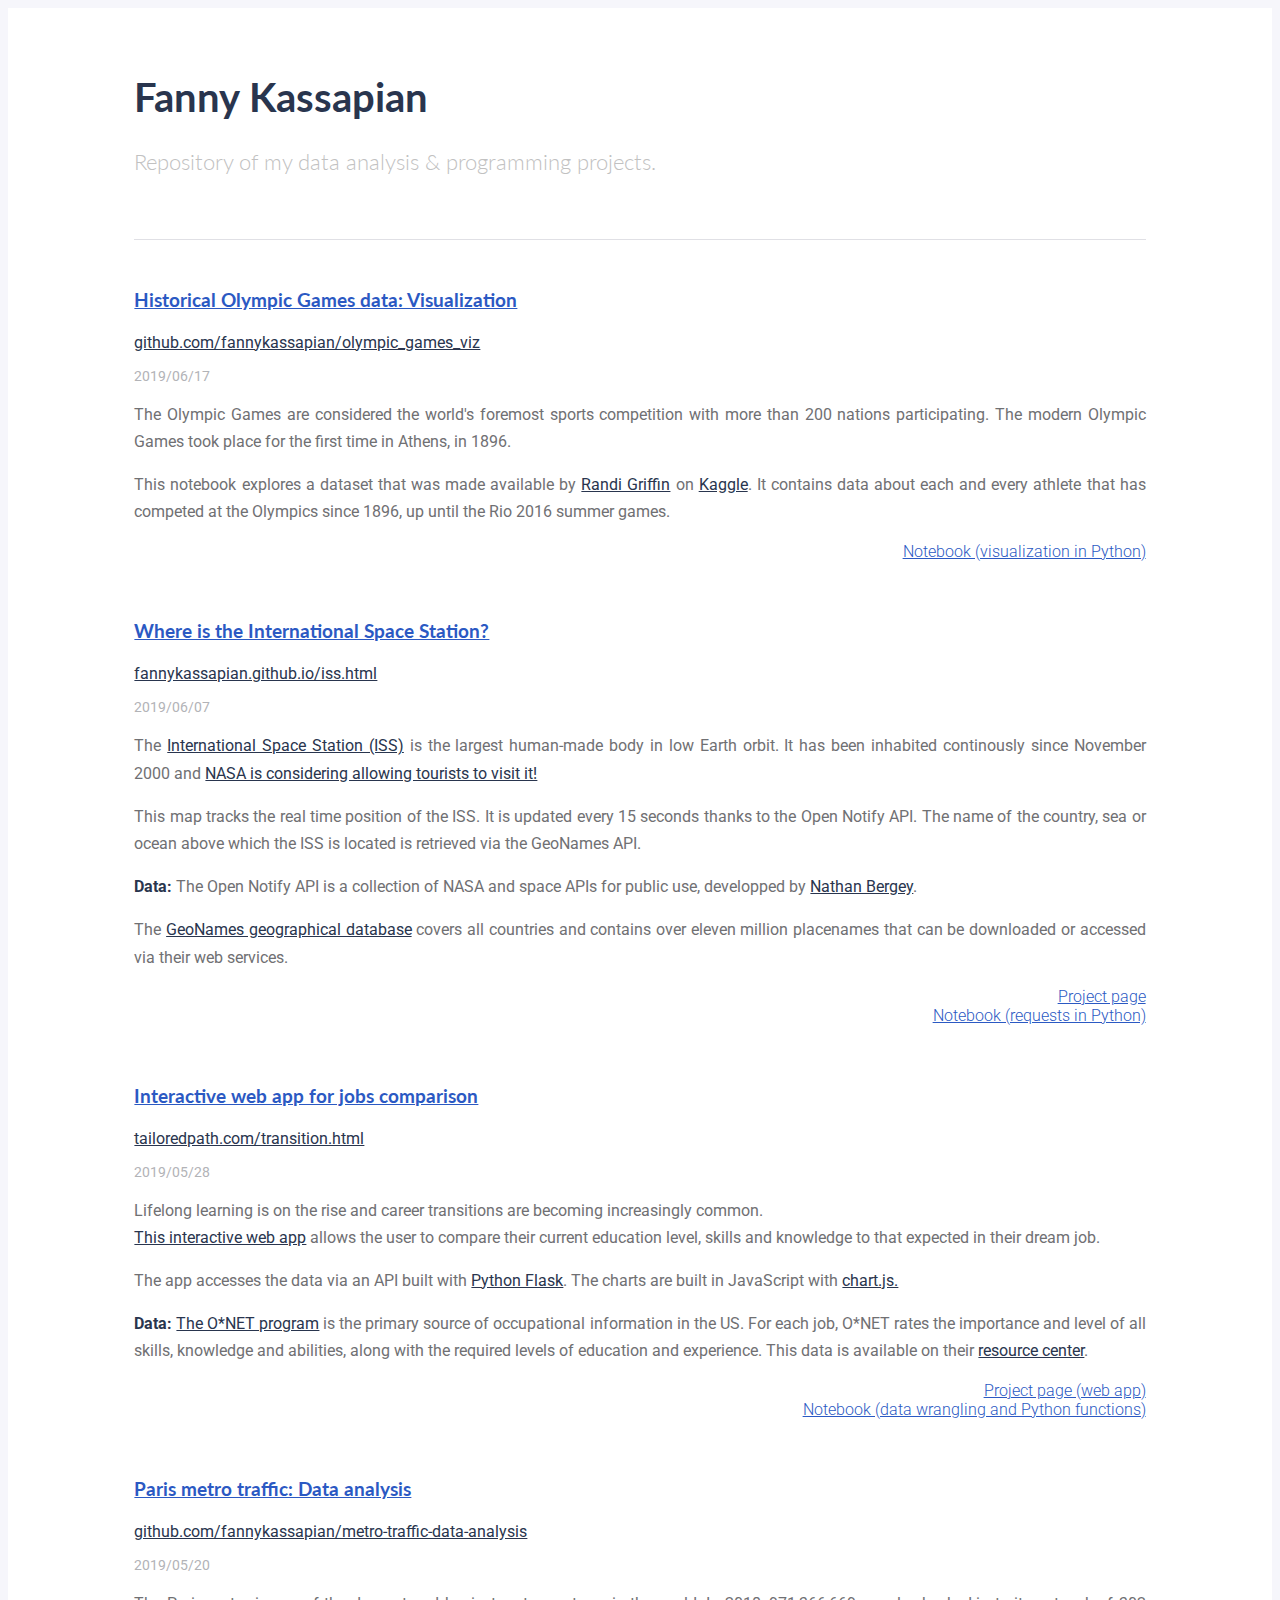
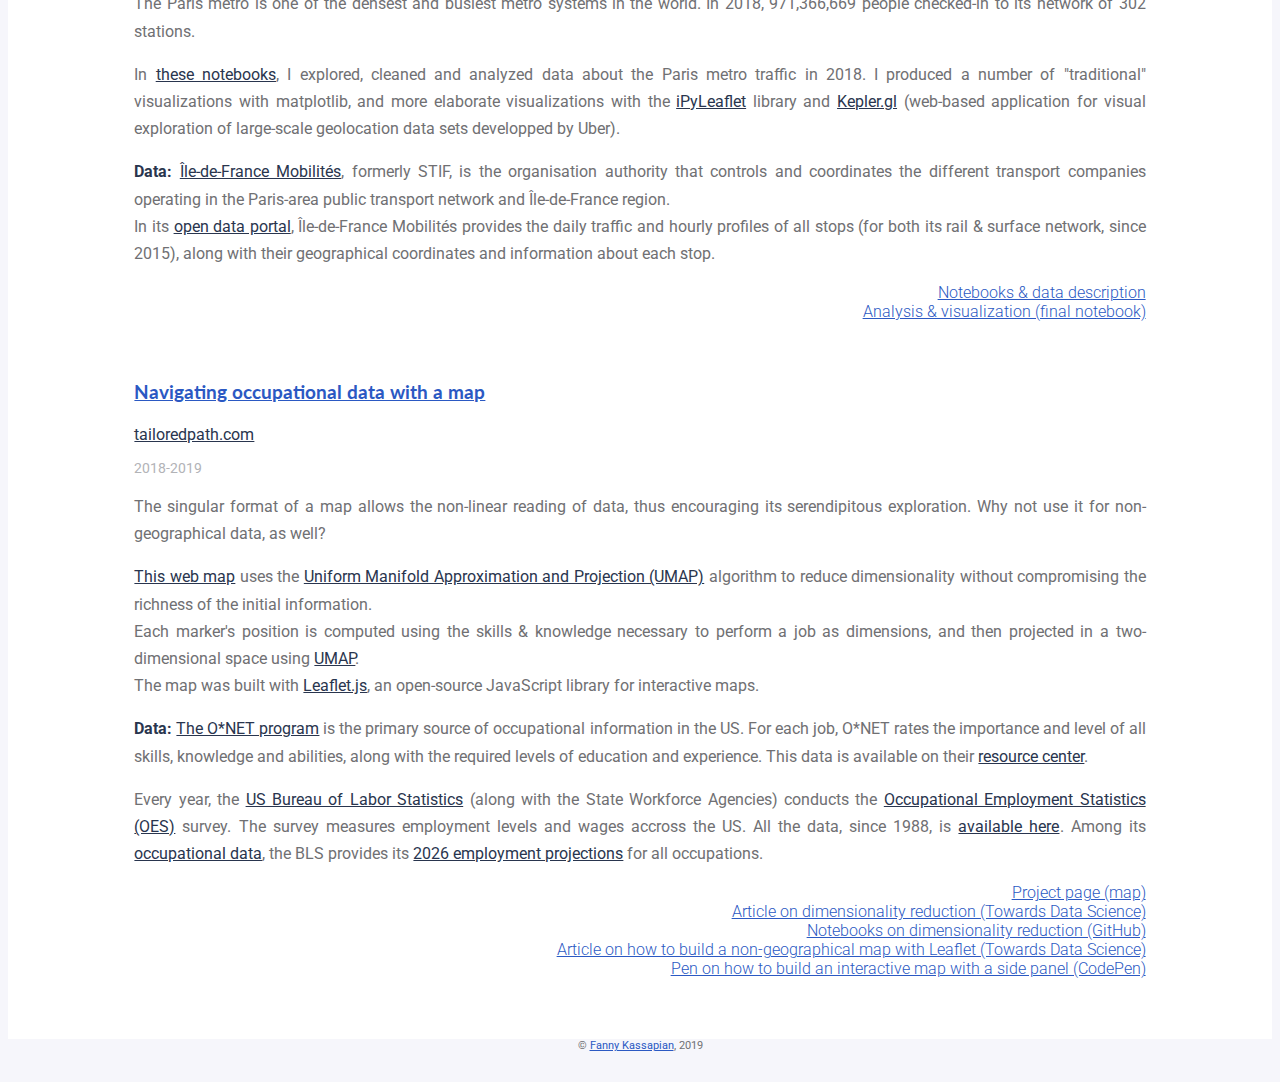
<file: index.html>
<!DOCTYPE html>
<html lang="en">

<head>
  <meta charset="utf-8">
  <!-- "width=device-width" causes the page to scale down to fit content that overflows the viewport bounds. "shrink-to-fit=no" prevent the page from scaling to fit the viewport.  -->
  <meta name="viewport" content="width=device-width, initial-scale=1, shrink-to-fit=no">

  <meta property="og:description" content="Portfolio - Fanny Kassapian" />
  <meta name="description" content="Portfolio of data analysis & programming projects - Fanny Kassapian" />
  <meta property="og:site_name" content="fkassapian" />
  <meta property="og:image" content="https://fannykassapian.github.io/img/meta.png" />
  <meta property="og:title" content="Portfolio of data analysis & programming projects" />
  <meta property="og:url" content="https://fannykassapian.github.io"/>
  <meta property="og:image:width" content="1844" />
  <meta property="og:image:height" content="1320" />

  <title>Data analysis portfolio - Fanny Kassapian</title>
  <link rel="icon" type="image/png" href="img/favicon.png"/>

  <!-- Bootstrap CSS link (CDN) -->
  <link rel="stylesheet" href="https://stackpath.bootstrapcdn.com/bootstrap/4.1.0/css/bootstrap.min.css" integrity="sha384-9gVQ4dYFwwWSjIDZnLEWnxCjeSWFphJiwGPXr1jddIhOegiu1FwO5qRGvFXOdJZ4" crossorigin="anonymous">

  <!-- Links to Google fonts -->
  <link href="https://fonts.googleapis.com/css?family=Roboto:100,300,400,700&display=swap" rel="stylesheet">
  <link href="https://fonts.googleapis.com/css?family=Lato:300,400&display=swap" rel="stylesheet">

  <!-- Fontawesome -->
  <link rel="stylesheet" href="https://use.fontawesome.com/releases/v5.8.2/css/all.css" integrity="sha384-oS3vJWv+0UjzBfQzYUhtDYW+Pj2yciDJxpsK1OYPAYjqT085Qq/1cq5FLXAZQ7Ay" crossorigin="anonymous">

  <!-- Custom style -->
  <link href="css/style.css" rel="stylesheet">
</head>

<body>

  <div class='container'>
    <header>
      <div id='titleContainer'>
        <h1 id='mainTitle'>Fanny Kassapian</h1>
        <p id='mainDescription'>Repository of my data analysis & programming projects.</p>
        <p id='socContainer'><a class='soc-link' href='https://github.com/fannykassapian' target=_blank><i class="fab fa-github-square"></i></a>
        <a class='soc-link' href='https://www.linkedin.com/in/fannykassapian/' target=_blank><i class="fab fa-linkedin"></i></a>
        <a class='soc-link' href='mailto:fkassapian@gmail.com' target=_blank><i class="fas fa-envelope-square"></i></a></p>
      </div>
    </header>

<!-- ********** PROJECTS ********** -->

    <div id='projectsContainer'>

      <!-- ***** Olympic Games ***** -->

      <div class='project-container'>
        <h2><a class='project-title' href='https://github.com/fannykassapian/olympic_games_viz' target=_blank>Historical Olympic Games data: Visualization</a></h2>
        <p><a class='project-link' href='https://github.com/fannykassapian/olympic_games_viz' target=_blank>github.com/fannykassapian/olympic_games_viz</a></p>
        <p class='project-date'><i class="far fa-calendar-alt"></i> 2019/06/17</p>
        <p class='project-description'>
          The Olympic Games are considered the world's foremost sports competition with more than 200 nations participating. The modern Olympic Games took place for the first time in Athens, in 1896.
        </p>
        <p class='project-description'>
          This notebook explores a dataset that was made available by <a class='desc-link' href='https://github.com/rgriff23/Olympic_history/blob/master/R/olympics%20scrape.R' target='_blank'>Randi Griffin</a> on <a class='desc-link' href='https://www.kaggle.com/heesoo37/120-years-of-olympic-history-athletes-and-results' target='_blank'>Kaggle</a>. It contains data about each and every athlete that has competed at the Olympics since 1896, up until the Rio 2016 summer games.
        </p>
        <p class='project-links'>
          <a class='links' href='https://github.com/fannykassapian/olympic_games_viz/blob/master/20190617_olympic_games.ipynb' target=_blank>Notebook (visualization in Python) <i class="fas fa-angle-right"></i></a>
        </p>
      </div>

      <!-- ***** ISS ***** -->

      <div class='project-container'>
        <h2><a class='project-title' href='iss.html' target=_blank>Where is the International Space Station?</a></h2>
        <p><a class='project-link' href='iss.html' target=_blank>fannykassapian.github.io/iss.html</a></p>
        <p class='project-date'><i class="far fa-calendar-alt"></i> 2019/06/07</p>
        <p class='project-description'>
          The <a class='desc-link' href='https://www.nasa.gov/mission_pages/station/main/index.html' target=_blank>International Space Station (ISS)</a> is the largest human-made body in low Earth orbit. It has been inhabited continously since November 2000 and <a class='desc-link' href='https://twitter.com/NASA/status/1137000745922957313' target=_blank>NASA is considering allowing tourists to visit it!</a>
        </p>
        <p class='project-description'>
          This map tracks the real time position of the ISS. It is updated every 15 seconds thanks to the Open Notify API. The name of the country, sea or ocean above which the ISS is located is retrieved via the GeoNames API.
        </p>
        <p class='project-description'>
          <span class='desc-imp'>Data: </span>
          The Open Notify API is a collection of NASA and space APIs for public use, developped by <a class='desc-link' href='https://github.com/natronics' target="_blank">Nathan Bergey</a>.
        </p>
        <p class='project-description'>
          The <a class='desc-link' href='https://www.geonames.org/' target='_blank'>GeoNames geographical database</a> covers all countries and contains over eleven million placenames that can be downloaded or accessed via their web services.
        </p>
        <p class='project-links'>
          <a class='links' href='iss.html' target=_blank>Project page <i class="fas fa-angle-right"></i></a><br/>
          <a class='links' href='https://github.com/fannykassapian/where-is-the-iss' target=_blank>Notebook (requests in Python) <i class="fas fa-angle-right"></i></a>
        </p>
      </div>

      <!-- ***** TAILOREDPATH.COM/TRANSITION ***** -->

      <div class='project-container'>
        <h2><a class='project-title' href='https://tailoredpath.com/transition.html' target=_blank>Interactive web app for jobs comparison</a></h2>
        <p><a class='project-link' href='https://tailoredpath.com/transition.html' target=_blank>tailoredpath.com/transition.html</a></p>
        <p class='project-date'><i class="far fa-calendar-alt"></i> 2019/05/28</p>
        <p class='project-description'>
          Lifelong learning is on the rise and career transitions are becoming increasingly common.<br/>
          <a class='desc-link' href='https://tailoredpath.com/transition.html' target=_blank>This interactive web app</a> allows the user to compare their current education level, skills and knowledge to that expected in their dream job.
        </p>
        <p class='project-description'>
          The app accesses the data via an API built with <a class='desc-link' href='http://flask.pocoo.org/' target=_blank>Python Flask</a>. The charts are built in JavaScript with <a class='desc-link' href='https://www.chartjs.org/' target=_blank>chart.js.</a>
        </p>
        <p class='project-description'>
          <span class='desc-imp'>Data: </span>
          <a class='desc-link' href='https://www.onetcenter.org/overview.html' target=_blank>The O*NET program</a> is the primary source of occupational information in the US. For each job, O*NET rates the importance and level of all skills, knowledge and abilities, along with the required levels of education and experience.
          This data is available on their <a class='desc-link' href='https://www.onetcenter.org/database.html#individual-files' target=_blank>resource center</a>.
        </p>
        <p class='project-links'>
          <a class='links' href='https://tailoredpath.com/transition.html' target=_blank>Project page (web app) <i class="fas fa-angle-right"></i></a><br/>
          <a class='links' href='https://github.com/fannykassapian/job_transition_viz/blob/master/201905_tailoredpath_transition_api.ipynb' target=_blank>Notebook (data wrangling and Python functions) <i class="fas fa-angle-right"></i></a>
        </p>
      </div>

      <!-- ***** METRO DATA ANALYSIS ***** -->

      <div class='project-container'>
        <h2><a class='project-title' href='https://github.com/fannykassapian/metro-traffic-data-analysis' target=_blank>Paris metro traffic: Data analysis</a></h2>
        <p><a class='project-link' href='https://github.com/fannykassapian/metro-traffic-data-analysis' target=_blank>github.com/fannykassapian/metro-traffic-data-analysis</a></p>
        <p class='project-date'><i class="far fa-calendar-alt"></i> 2019/05/20</p>
        <p class='project-description'>
          The Paris metro is one of the densest and busiest metro systems in the world. In 2018, 971,366,669 people checked-in to its network of 302 stations.
        </p>
        <p class='project-description'>
          In <a class='project-link' href='https://github.com/fannykassapian/metro-traffic-data-analysis' target=_blank>these notebooks</a>, I explored, cleaned and analyzed data about the Paris metro traffic in 2018. I produced a number of "traditional" visualizations with matplotlib, and more elaborate visualizations with the <a class='project-link' href='https://ipyleaflet.readthedocs.io/en/latest/index.html' target=_blank>iPyLeaflet</a> library and <a class='project-link' href='https://kepler.gl/' target=_blank>Kepler.gl</a> (web-based application for visual exploration of large-scale geolocation data sets developped by Uber).
        </p>
        <p class='project-description'>
          <span class='desc-imp'>Data: </span>
          <a class='desc-link' href='https://opendata.stif.info/page/home/'target=_blank>Île-de-France Mobilités</a>, formerly STIF, is the organisation authority that controls and coordinates the different transport companies operating in the Paris-area public transport network and Île-de-France region.<br/>
          In its <a class='desc-link' href='https://opendata.stif.info/explore/?sort=modified'target=_blank>open data portal</a>, Île-de-France Mobilités provides the daily traffic and hourly profiles of all stops (for both its rail & surface network, since 2015), along with their geographical coordinates and information about each stop.
        </p>
        <p class='project-links'>
          <a class='links' href='https://github.com/fannykassapian/metro-traffic-data-analysis' target=_blank>Notebooks & data description<i class="fas fa-angle-right"></i></a><br/>
          <a class='links' href='https://github.com/fannykassapian/metro-traffic-data-analysis/blob/master/4_analysis_visualization.ipynb' target=_blank>Analysis & visualization (final notebook) <i class="fas fa-angle-right"></i></a>
        </p>
      </div>

      <!-- ***** TAILOREDPATH.COM ***** -->

      <div class='project-container'>
        <h2><a class='project-title' href='https://tailoredpath.com' target=_blank>Navigating occupational data with a map</a></h2>
        <p><a class='project-link' href='https://tailoredpath.com' target=_blank>tailoredpath.com</a></p>
        <p class='project-date'><i class="far fa-calendar-alt"></i> 2018-2019</p>
        <p class='project-description'>
          The singular format of a map allows the non-linear reading of data, thus encouraging its serendipitous exploration. Why not use it for non-geographical data, as well?
        </p>
        <p class='project-description'>
          <a class='project-link' href='https://tailoredpath.com' target=_blank>This web map</a> uses the <a class='project-link' href='https://umap-learn.readthedocs.io/en/latest/' target=_blank>Uniform Manifold Approximation and Projection (UMAP)</a> algorithm to reduce dimensionality without compromising the richness of the initial information.<br/>
          Each marker's position is computed using the skills & knowledge necessary to perform a job as dimensions, and then projected  in a two-dimensional space using <a class='project-link' href='https://github.com/lmcinnes/umap' target=_blank>UMAP</a>.<br/>
          The map was built with <a class='project-link' href='https://leafletjs.com/' target=_blank>Leaflet.js</a>, an open-source JavaScript library for interactive maps.
        </p>
        <p class='project-description'>
          <span class='desc-imp'>Data: </span>
          <a class='desc-link' href='https://www.onetcenter.org/overview.html' target=_blank>The O*NET program</a> is the primary source of occupational information in the US. For each job, O*NET rates the importance and level of all skills, knowledge and abilities, along with the required levels of education and experience.
          This data is available on their <a class='desc-link' href='https://www.onetcenter.org/database.html#individual-files' target=_blank>resource center</a>.
        </p>
        <p class='project-description'>
          Every year, the <a class='desc-link' href='https://www.bls.gov/home.htm' target=_blank>US Bureau of Labor Statistics</a> (along with the State Workforce Agencies) conducts the <a class='desc-link' href='https://www.bls.gov/oes/2017/may/oes_tec.htm' target=_blank>Occupational Employment Statistics (OES)</a> survey. The survey measures employment levels and wages accross the US. All the data, since 1988, is <a class='desc-link' href='https://www.bls.gov/oes/tables.htm' target=_blank>available here</a>. Among its <a class='desc-link' href='https://www.bls.gov/data/#employment' target=_blank>occupational data</a>, the BLS provides its <a class='desc-link' href='https://data.bls.gov/projections/occupationProj' target=_blank>2026 employment projections</a> for all occupations.
        </p>
        <p class='project-links'>
          <a class='links' href='https://tailoredpath.com' target=_blank>Project page (map) <i class="fas fa-angle-right"></i></a><br/>
          <a class='links' href='https://towardsdatascience.com/how-to-build-a-non-geographical-map-1-8d3373e83d6c' target=_blank>Article on dimensionality reduction (Towards Data Science) <i class="fas fa-angle-right"></i></a><br/>
          <a class='links' href='https://github.com/fannykassapian/python_dimensionality_reduction' target=_blank>Notebooks on dimensionality reduction (GitHub) <i class="fas fa-angle-right"></i></a><br/>
          <a class='links' href='https://towardsdatascience.com/how-to-build-a-non-geographical-map-2-340256ad9f16' target=_blank>Article on how to build a non-geographical map with Leaflet (Towards Data Science) <i class="fas fa-angle-right"></i></a><br/>
          <a class='links' href='https://codepen.io/fannykassapian/pen/qJOvbB' target=_blank>Pen on how to build an interactive map with a side panel (CodePen) <i class="fas fa-angle-right"></i></a><br/>
        </p>
      </div>

    </div>


    <footer class="footer">
      <div class="py-2">
          <span>
            &#169; <a id='email' href="mailto:fkassapian@gmail.com" target="_blank">Fanny Kassapian</a>, 2019
          </span>
        </div>
    </footer>

  </div>

</body>

</html>
</file>
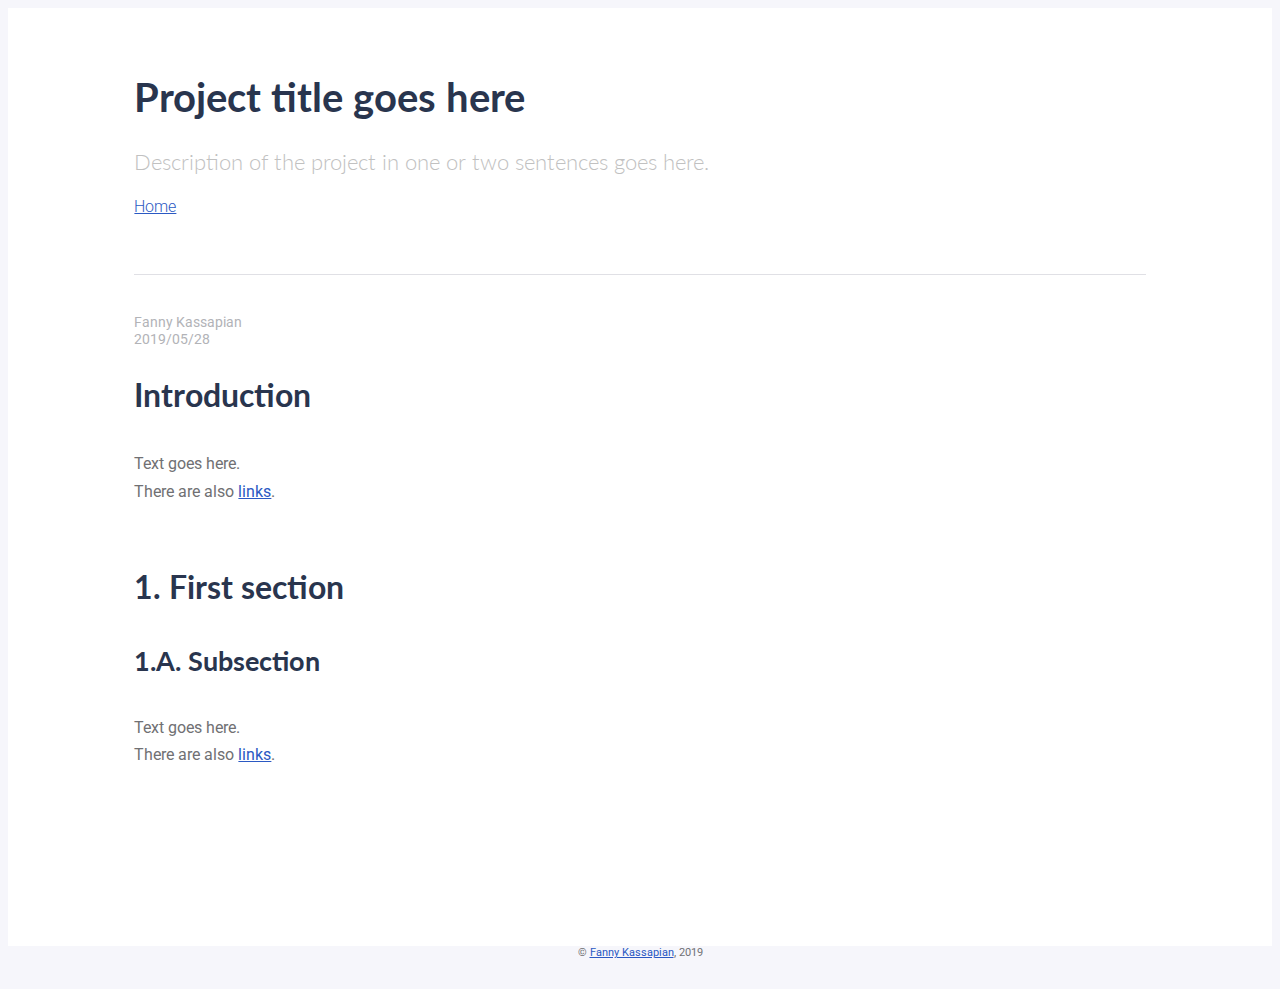
<file: project.html>
<!DOCTYPE html>
<html lang="en">

<head>
  <meta charset="utf-8">
  <!-- "width=device-width" causes the page to scale down to fit content that overflows the viewport bounds. "shrink-to-fit=no" prevent the page from scaling to fit the viewport.  -->
  <meta name="viewport" content="width=device-width, initial-scale=1, shrink-to-fit=no">

  <meta property="og:description" content="Personal website" />
  <meta property="og:site_name" content="fkassapian" />
  <!-- <meta property="og:image" content="https://tailoredpath.com/navigate_data.png" /> -->
  <meta property="og:title" content="Personal website" />
  <meta property="og:url" content="https://fkassapian.com"/>
  <!-- <meta property="og:image:width" content="1844" />
  <meta property="og:image:height" content="1320" /> -->

  <title>fkassapian</title>
  <!-- <link rel="icon" type="image/png" href="img/picture3.png"/> -->

  <!-- Bootstrap CSS link (CDN) -->
  <link rel="stylesheet" href="https://stackpath.bootstrapcdn.com/bootstrap/4.1.0/css/bootstrap.min.css" integrity="sha384-9gVQ4dYFwwWSjIDZnLEWnxCjeSWFphJiwGPXr1jddIhOegiu1FwO5qRGvFXOdJZ4" crossorigin="anonymous">

  <!-- Links to Google fonts -->
  <link href="https://fonts.googleapis.com/css?family=Roboto:100,300,400,700&display=swap" rel="stylesheet">
  <link href="https://fonts.googleapis.com/css?family=Lato:300,400&display=swap" rel="stylesheet">

  <!-- Fontawesome -->
  <link rel="stylesheet" href="https://use.fontawesome.com/releases/v5.8.2/css/all.css" integrity="sha384-oS3vJWv+0UjzBfQzYUhtDYW+Pj2yciDJxpsK1OYPAYjqT085Qq/1cq5FLXAZQ7Ay" crossorigin="anonymous">

  <!-- Custom style -->
  <link href="css/project.css" rel="stylesheet">
</head>

<body>

  <div class='container'>
    <header>
      <div id='titleContainer'>
        <h1 id='mainTitle'>Project title goes here</h1>
        <p id='mainDescription'>Description of the project in one or two sentences goes here.</p>
        <p><a id='home-link' href='index.html' target=_blank><i class="fas fa-angle-left"></i> Home</a></p>
        <p id='socContainer'><a class='soc-link' href='' target=_blank><i class="fab fa-github-square"></i></a>
        <a class='soc-link' href='' target=_blank><i class="fab fa-linkedin"></i></a>
        <a class='soc-link' href='' target=_blank><i class="fas fa-envelope-square"></i></a></p>
      </div>
    </header>

    <div id='projectContainer'>
      <p class='project-date'><i class="fas fa-user"></i> Fanny Kassapian <br/><i class="far fa-calendar-alt"></i> 2019/05/28</p>

      <div class='section'>
        <h2 class='title-a'>Introduction</h2>
        <p class='text-main'>
          Text goes here.<br/>
          There are also <a class='text-link' href=''>links</a>.
        </p>
      </div>
      <div class='section'>
        <h2 class='title-a'>1. First section</h2>
        <h3 class='title-aa'>1.A. Subsection</h3>
        <p class='text-main'>
          Text goes here.<br/>
          There are also <a class='text-link' href=''>links</a>.
        </p>
      </div>
    </div>


    <footer class="footer">
      <div class="py-2">
          <span>
            &#169; <a id='email' href="mailto:fkassapian@gmail.com" target="_blank">Fanny Kassapian</a>, 2019
          </span>
        </div>
    </footer>

  </div>

</body>

</html>
</file>
<file: css/style.css>
/* ----- BODY ----- */
/* Body begins after navbar ends */
body{
  font-family: 'Roboto';
  background-color: #F6F6FB;
  position:relative;
}

/* Container */
.container{
  padding-right: 10%;
  padding-left: 10%;
  padding-top: 3%;
  background-color: #FFF;
  min-height:100vh;
  height:100%;
  padding-bottom: 35px;
}

@media only screen and (max-width: 576px) {
  .container{
    padding-right:20px;
    padding-left: 20px;
    padding-top: 30px;
  }
}

@media only screen and (min-width: 576px) and (max-width: 768px) {
  .container{
    padding-right:5%;
    padding-left: 5%;
  }
}

@media only screen and (min-width: 768px) and (max-width: 992px) {
  .container{
    padding-right:8%;
    padding-left: 8%;
  }
}

@media only screen and (min-width: 992px) and (max-width: 1100px) {
  .container{
    padding-right:10%;
    padding-left: 10%;
  }
}

#titleContainer {
  border-bottom: solid 1px #E0E0E5;
}

.soc-link {
  font-family: 'Roboto';
  font-size: 1.4em;
  color: #595A5C;
  padding-right: 9px;
}

.soc-link:hover {
  color: #171717;
}

#mainTitle {
  font-family: 'Lato';
  font-size: 2.5em;
  color: #29354E;
}

#mainDescription {
  font-family: 'Lato';
  font-size: 1.4em;
  font-weight: 300;
  color: #C1C1C1;
}

#projectsContainer {
  padding-top: 25px;
  padding-bottom: 25px;
}

.project-container {
  padding-bottom: 20px;
}

.project-title, .project-title:hover {
  font-family: 'Lato';
  color: #2B59C3;
  font-size: 0.8em;
}

.project-link, .project-link:hover {
  font-family: 'Roboto';
  color: #29354E;
  font-size: 1em;
}

.project-date {
  font-family: 'Roboto';
  color: #B2B3B7;
  font-size: 0.9em;
}

.project-description {
  font-family: 'Roboto';
  color: #707073;
  font-size: 1em;
  line-height: 1.7em;
  text-align: justify;
}

.desc-imp{
  color: #29354E;
  font-weight: 700;
}

.desc-link, .desc-link:hover {
  color: #29354E;
}

.project-links {
  /* padding-left: 10%; */
  text-align: right;
  font-weight: 300;
}

.links, .links:hover {
  color: #2B59C3;
  font-size: 1em;
}


/* ----- FOOTER ----- */
.footer{
  /* padding-right:10%;
  padding-left: 10%; */
  align-items: center;
  color: #6F7073;
  font-family: "Roboto";
  text-align: center;
  font-size:0.7rem;
  background-color: #F6F6FB;
  height:35px;
  bottom: 0;
  right: 0;
  left: 0;
  position: absolute;
}

#email{
  color: #2B59C3;
}
</file>
<file: css/project.css>
/* ----- BODY ----- */
/* Body begins after navbar ends */
body{
  font-family: 'Roboto';
  background-color: #F6F6FB;
  position: relative;
}

/* Container */
.container{
  padding-right: 10%;
  padding-left: 10%;
  padding-top: 3%;
  background-color: #FFF;
  min-height:100vh;
  height:100%;
  padding-bottom: 35px;
}

@media only screen and (max-width: 576px) {
  .container{
    padding-right:20px;
    padding-left: 20px;
    padding-top: 30px;
  }
}

@media only screen and (min-width: 576px) and (max-width: 768px) {
  .container{
    padding-right:5%;
    padding-left: 5%;
  }
}

@media only screen and (min-width: 768px) and (max-width: 992px) {
  .container{
    padding-right:8%;
    padding-left: 8%;
  }
}

@media only screen and (min-width: 992px) and (max-width: 1100px) {
  .container{
    padding-right:10%;
    padding-left: 10%;
  }
}

#titleContainer {
  border-bottom: solid 1px #E0E0E5;
}

#home-link {
  text-align: right;
  font-weight: 300;
  color: #2B59C3;
  font-size: 1em;
}

.soc-link {
  font-family: 'Roboto';
  font-size: 1.4em;
  color: #595A5C;
  padding-right: 9px;
}

.soc-link:hover {
  color: #171717;
}

#mainTitle {
  font-family: 'Lato';
  font-size: 2.5em;
  color: #29354E;
}

#mainDescription {
  font-family: 'Lato';
  font-size: 1.4em;
  font-weight: 300;
  color: #C1C1C1;
}

.project-date {
  font-family: 'Roboto';
  color: #B2B3B7;
  font-size: 0.9em;
}

#projectContainer {
  padding-top: 25px;
  padding-bottom: 25px;
}

.section {
  padding-bottom: 20px;
}

.title-a {
  font-family: 'Lato';
  color: #29354E;
  font-size: 2em;
  padding-bottom: 10px;
}

.title-aa {
  font-family: 'Lato';
  color: #29354E;
  font-size: 1.7em;
  padding-bottom: 10px;
}

.title-aaa {
  font-family: 'Lato';
  color: #29354E;
  font-size: 1.3em;
  padding-bottom: 10px;
}

.text-main {
  font-family: 'Roboto';
  color: #707073;
  font-size: 1em;
  line-height: 1.7em;
  text-align: justify;
}

.text-imp{
  color: #29354E;
  font-weight: 700;
}

.text-link, .text-link:hover {
  color: #2B59C3;
}

.project-links {
  /* padding-left: 10%; */
  text-align: right;
  font-weight: 300;
}

.links, .links:hover {
  color: #2B59C3;
  font-size: 1em;
}


/* ----- FOOTER ----- */
.footer{

  align-items: center;
  color: #6F7073;
  font-family: "Roboto";
  text-align: center;
  font-size:0.7rem;
  /* border-top: solid 1px #E0E0E5; */
  background-color: #F6F6FB;
  height:35px;
  right: 0;
  bottom: 0;
  left: 0;
  position: absolute;
}

#email{
  color: #2B59C3;
}
</file>
